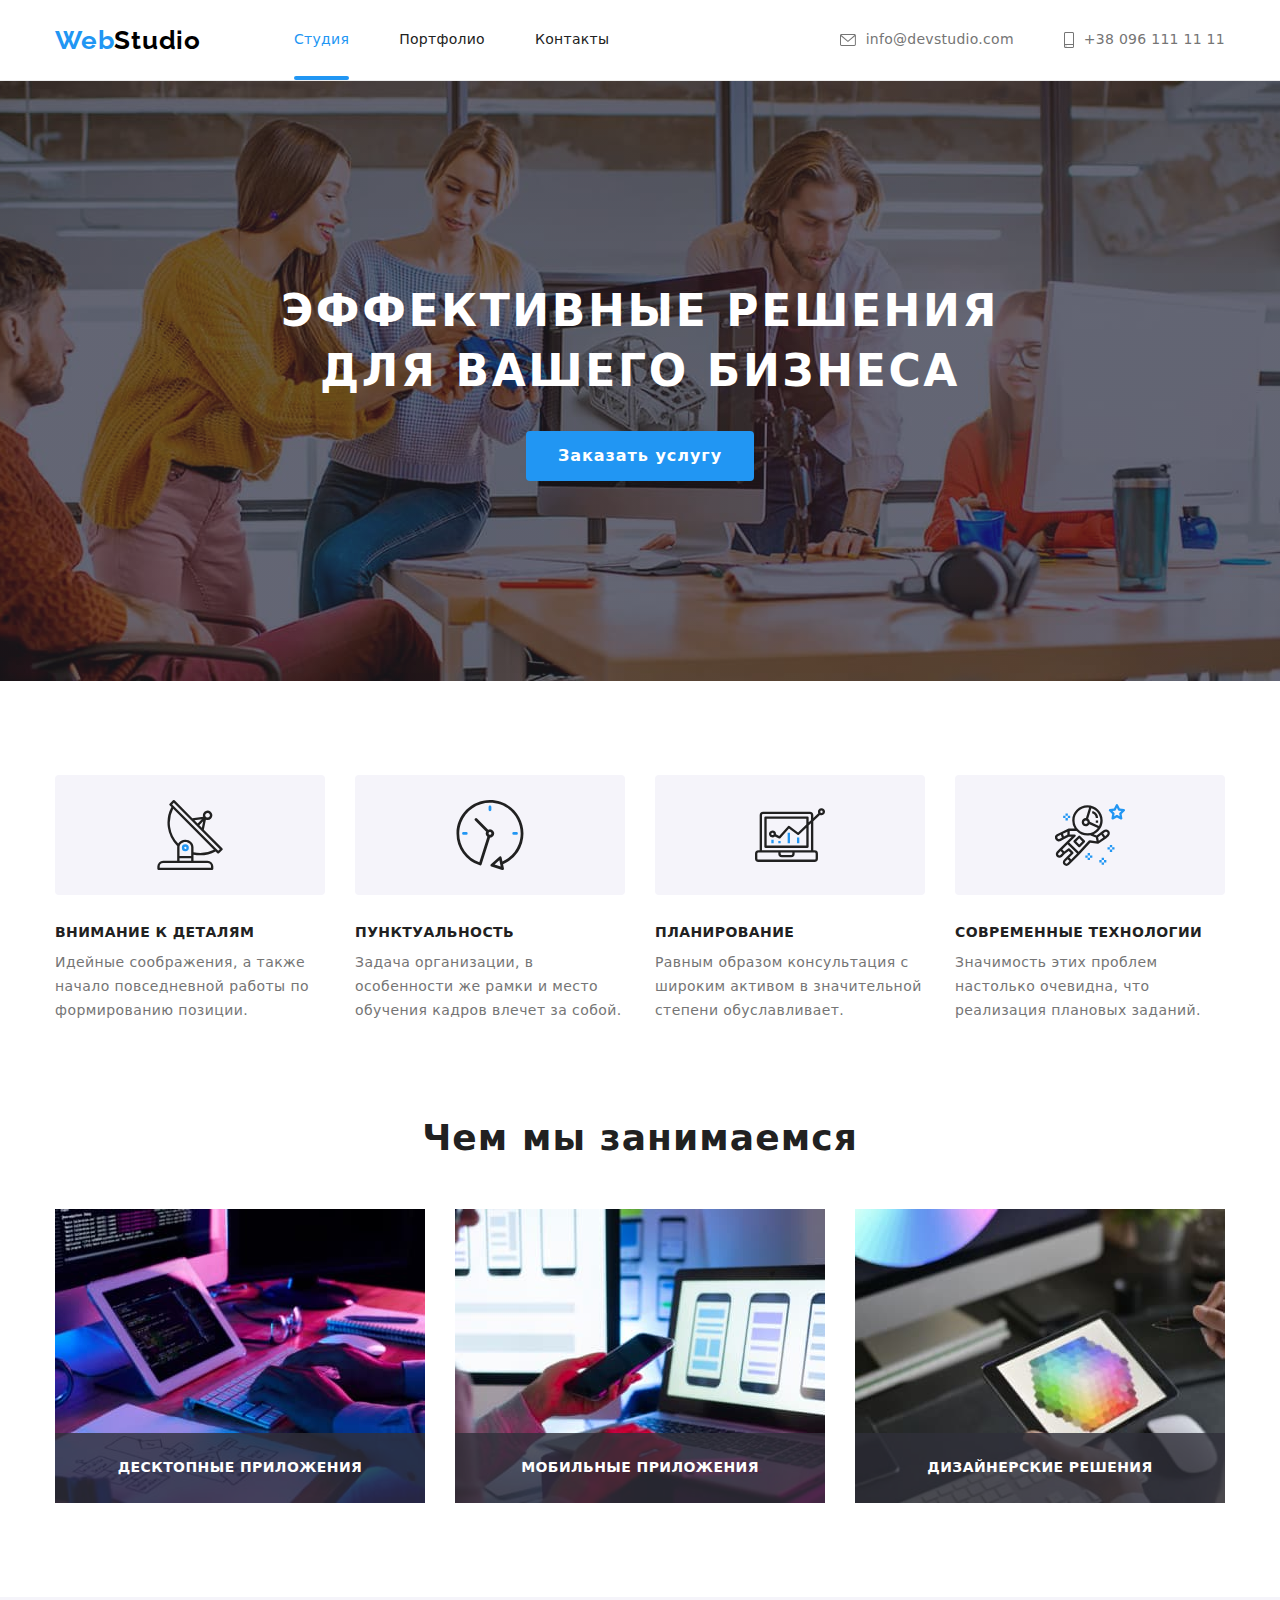
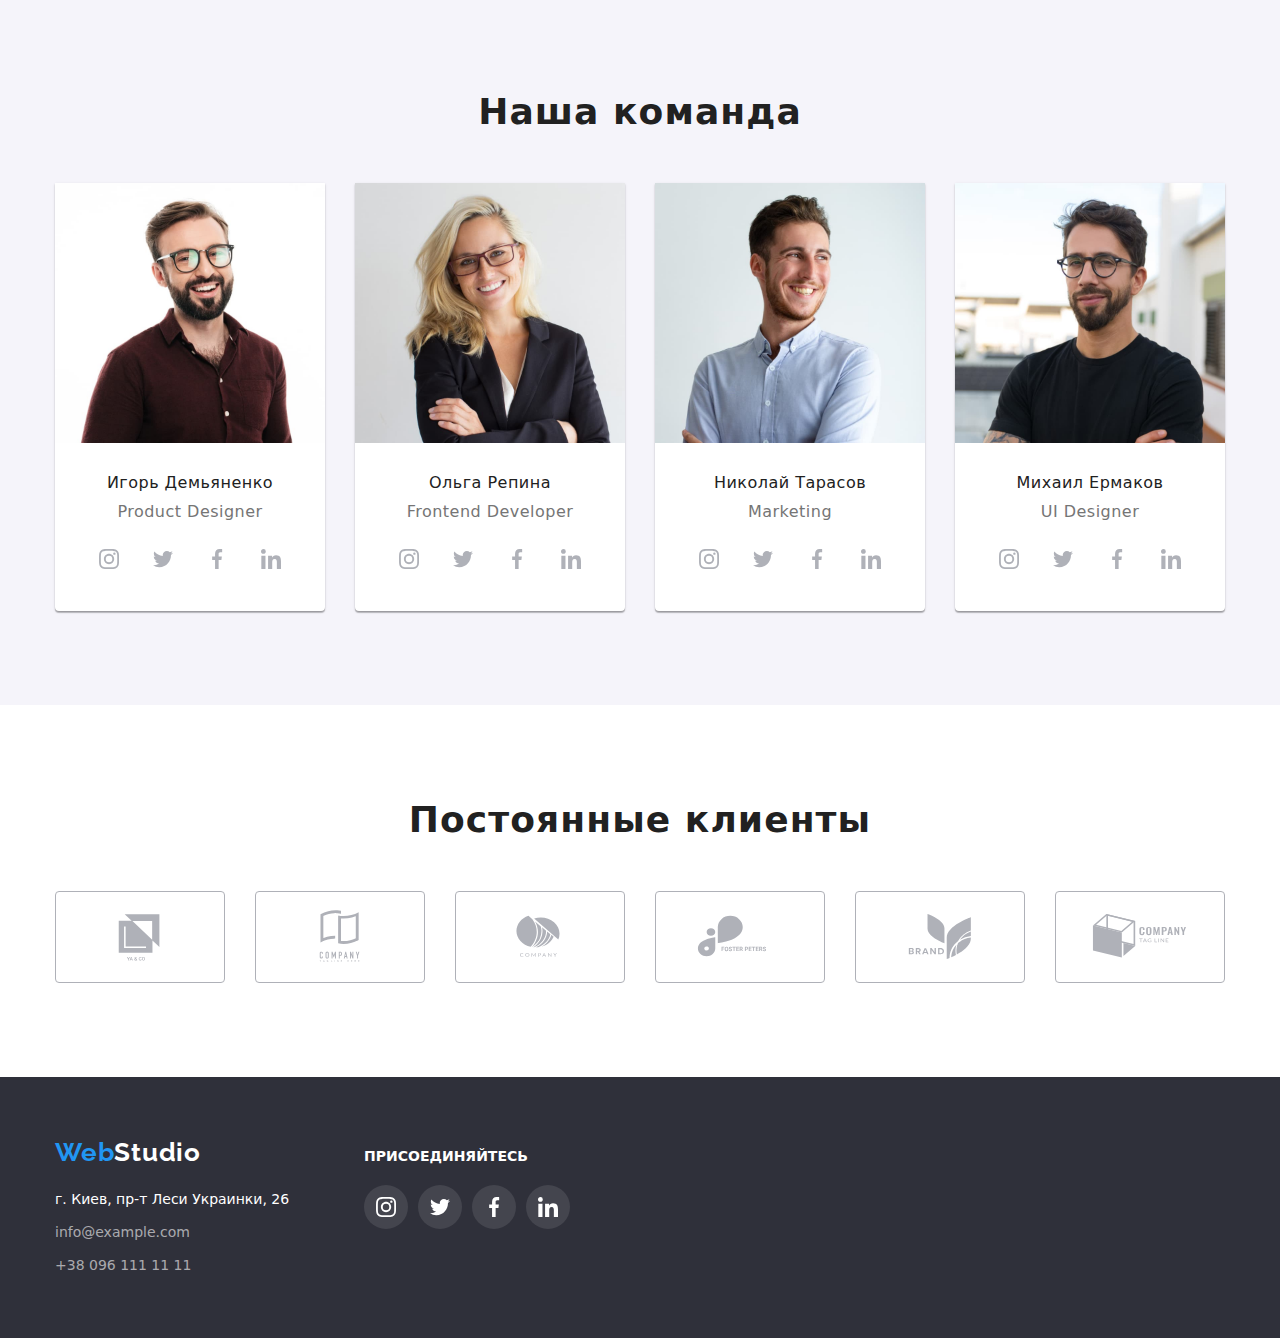
<file: index.html>
<!DOCTYPE html>
<html lang="ru">
<head>
    <meta charset="UTF-8">
    <meta http-equiv="X-UA-Compatible" content="IE=edge">
    <meta name="viewport" content="width=device-width, initial-scale=1.0">
    <link rel="preconnect" href="https://fonts.gstatic.com">
<link href="https://fonts.googleapis.com/css2?family=Raleway:wght@700&family=Roboto:wght@400;500;700;900&display=swap" rel="stylesheet">
<link rel="stylesheet" href="./css/style.css">
<link rel="stylesheet" href="https://cdnjs.cloudflare.com/ajax/libs/modern-normalize/1.0.0/modern-normalize.min.css">
    <title>Студия</title>
</head>
<body>
     <header>
        <div class="container navigation ">
       
                <nav>
                    <a href="#" aria-label="Страница WebStudio" class="logo"><span>Web</span>Studio</a>
                    <ul class="nav-items">
                        <li class="item current-page"><a href="#" class="current-page-link">Студия</a></li>
                        <li class="item"><a href="./portfolio.html">Портфолио</a></li>
                        <li class="item"><a href="#">Контакты</a></li>
                        
                    </ul>
                </nav>
                <ul class="header-contacts">
                    <li class="item-contacts"> 
                        <a class="icon-link-header" href="mailto:info@devstudio.com"> <svg class="icon-header email"> <use href="./images/icon.svg#icon-envelope"></use></svg> </a> 
                        <a class="contacts-link-header" href="mailto:info@devstudio.com">info@devstudio.com</a>
                    </li>
                    <li class="item-contacts">
                        <a class="icon-link-header" href="tel:+380961111111"> <svg class="icon-header phone"> <use href="./images/icon.svg#icon-smartphone"></use></svg> </a> 
                        <a class="contacts-link-header" href="tel:+380961111111" >+38 096 111 11 11</a></li>
                </ul>                   
        
        </div>
    </header>
   
    <main>
    
            <!-- HERO -->
            
     <section class="hero">
        <div class="container">
        <h1>Эффективные решения <br> для вашего бизнеса</h1>
        <button type="button" class="btn-serves-reserved" data-modal-open >Заказать услугу</button>
        </div>
    </section>
    
      <!-- /HERO -->

      <!-- FEATURES -->
    
        <section class="features">
            <div class="container">
        <h2 class="visually-hidden">features</h2>  
       
    <ul class="features-list">
            <li class="feauters-list-item">
                <div class="icon-feauters">
                <svg  width="70" height="70" >
                    <use href="./images/icon.svg#icon-antenna" ></use>    
                </svg>
            </div>
            <h3>Внимание к деталям</h3>
            <p>Идейные соображения, а также начало повседневной работы по формированию позиции.</p>
        </li>
        <li class="feauters-list-item">
            <div class="icon-feauters">
                <svg  width="70" height="70" >
                    <use href="./images/icon.svg#icon-clock" ></use>    
                </svg>
            </div>
            <h3>Пунктуальность</h3>
            <p>Задача организации, в особенности же рамки и место обучения кадров влечет за собой.</p>
        </li>
        <li class="feauters-list-item">
            <div class="icon-feauters">
                <svg  width="70" height="70" >
                    <use href="./images/icon.svg#icon-diagram" ></use>    
                </svg>
            </div>
            <h3>Планирование</h3>
            <p>Равным образом консультация с широким активом в значительной степени обуславливает.</p>
        </li>
        <li class="feauters-list-item">
            <div class="icon-feauters">
                <svg  width="70" height="70" >
                    <use href="./images/icon.svg#icon-astronaut" ></use>    
                </svg>
            </div>
            <h3>Современные технологии</h3>
            <p>Значимость этих проблем настолько очевидна, что реализация плановых заданий.</p>
        </li>
    </ul>
        </div>
        </section>
        
            <!-- /FEATURES -->

            <!-- WHAT DO WE DO -->
   
        <section class="what-we-do">
            <div class="container"> 
                <h2>Чем мы занимаемся</h2>
            <ul class="what-we-do-cases">
                <li class="do-image">
                    <img src="./images/box-1.jpg" alt="пишем код" width="370">
                    <h3>Десктопные приложения</h3>
                </li>
                <li class="do-image">
                    <img src="./images/box-2.jpg" alt="Разрабатываем приложения" width="370">
                    <h3>Мобильные приложения</h3>
                </li>
                <li class="do-image">
                    <img src="./images/box-3.jpg" alt="Оформляем красиво" width="370">
                    <h3>Дизайнерские решения</h3>
                </li>
            </ul>
            </div>
        </section>
    
     <!-- /WHAT DO WE DO -->

      <!-- OUR TEAM -->
  
           
    <section class="our-team-section">

    <div class="container">
        <h2>Наша команда</h2>
    
    <ul class="our-team-list">
        <li class="team-member">
            
            <img src="./images/img-1.jpg" alt="Игорь Демьяненко" width="270">
            <div class="wrapper-description">
                <h3>Игорь Демьяненко</h4>
                <p>Product Designer</p>
                <ul class="icon-social-links-wrapper">
                <li>
                <a href="#" class="social-link">
                <svg class="social-links-icon"  >
                    <use href="./images/icon.svg#icon-instagram" ></use>    
                </svg>
            </a>
                </li>
            <li>
            <a href="#" class="social-link">
                <svg class="social-links-icon"  >
                    <use href="./images/icon.svg#icon-twitter" ></use>    
                </svg>
            </a>
                </li>
            <li>
            <a href="#" class="social-link">
                <svg class="social-links-icon" >
                    <use href="./images/icon.svg#icon-facebook"></use>    
                </svg>
            </a>
                </li>
            <li>
            <a href="#" class="social-link">
                <svg class="social-links-icon" >
                    <use href="./images/icon.svg#icon-linkedin"></use>    
                </svg>
            </a>
             </li>
        </ul>
        </div>
        </li>
        <li class="team-member">
            <img src="./images/img-2.jpg" alt="Ольга Репина" width="270">
            <div class="wrapper-description">
                <h3>Ольга Репина</h4>
                <p>Frontend Developer</p>
                <ul class="icon-social-links-wrapper">
                    <li>
                    <a href="#" class="social-link">
                    <svg class="social-links-icon"  >
                        <use href="./images/icon.svg#icon-instagram" ></use>    
                    </svg>
                </a>
                    </li>
                <li>
                <a href="#" class="social-link">
                    <svg class="social-links-icon"  >
                        <use href="./images/icon.svg#icon-twitter" ></use>    
                    </svg>
                </a>
                    </li>
                <li>
                <a href="#" class="social-link">
                    <svg class="social-links-icon" >
                        <use href="./images/icon.svg#icon-facebook"></use>    
                    </svg>
                </a>
                    </li>
                <li>
                <a href="#" class="social-link">
                    <svg class="social-links-icon" >
                        <use href="./images/icon.svg#icon-linkedin"></use>    
                    </svg>
                </a>
                 </li>
            </ul>
            </div>
            
        </li>
        <li class="team-member">
            <img src="./images/img-3.jpg" alt="Николай Тарасов" width="270">
            <div class="wrapper-description">
                <h3>Николай Тарасов</h4>
                <p>Marketing</p>
                <ul class="icon-social-links-wrapper">
                    <li>
                    <a href="#" class="social-link">
                    <svg class="social-links-icon"  >
                        <use href="./images/icon.svg#icon-instagram" ></use>    
                    </svg>
                </a>
                    </li>
                <li>
                <a href="#" class="social-link">
                    <svg class="social-links-icon"  >
                        <use href="./images/icon.svg#icon-twitter" ></use>    
                    </svg>
                </a>
                    </li>
                <li>
                <a href="#" class="social-link">
                    <svg class="social-links-icon" >
                        <use href="./images/icon.svg#icon-facebook"></use>    
                    </svg>
                </a>
                    </li>
                <li>
                <a href="#" class="social-link">
                    <svg class="social-links-icon" >
                        <use href="./images/icon.svg#icon-linkedin"></use>    
                    </svg>
                </a>
                 </li>
            </ul>
            </div>
            
        </li>
        <li class="team-member">
            <img src="./images/img-4.jpg" alt="Михаил Ермаков" width="270">
            <div class="wrapper-description">
                <h3>Михаил Ермаков</h4>
                <p>UI Designer</p>
                <ul class="icon-social-links-wrapper">
                    <li>
                    <a href="#" class="social-link">
                    <svg class="social-links-icon"  >
                        <use href="./images/icon.svg#icon-instagram" ></use>    
                    </svg>
                </a>
                    </li>
                <li>
                <a href="#" class="social-link">
                    <svg class="social-links-icon"  >
                        <use href="./images/icon.svg#icon-twitter" ></use>    
                    </svg>
                </a>
                    </li>
                <li>
                <a href="#" class="social-link">
                    <svg class="social-links-icon" >
                        <use href="./images/icon.svg#icon-facebook"></use>    
                    </svg>
                </a>
                    </li>
                <li>
                <a href="#" class="social-link">
                    <svg class="social-links-icon" >
                        <use href="./images/icon.svg#icon-linkedin"></use>    
                    </svg>
                </a>
                 </li>
            </ul>
        </div>
        </li>
    </ul>
        </div>
    </section>
    
            <!-- /OUR TEAM -->      
    

            <!-- Regular customers-->
     
            <section class="regular-customers">
                <div class="container">
                <h2>Постоянные клиенты</h2>
               <ul class="regular-customers-list">
                   <li class="regular-client">
                       <a class="regular-client-link" href="#">
                           <svg class="client-logo">
                               <use href="./images/icon.svg#icon-logo"></use>
                           </svg>
                       </a>
                   </li>
                   <li class="regular-client">
                       <a class="regular-client-link"  href="#">
                           <svg class="client-logo">
                               <use href="./images/icon.svg#icon-logo-1"></use>
                           </svg>
                       </a>
                   </li>
                   <li class="regular-client">
                       <a class="regular-client-link" href="#">
                           <svg class="client-logo">
                               <use href="./images/icon.svg#icon-logo-2"></use>
                           </svg>
                       </a>
                   </li>
                   <li class="regular-client">
                       <a class="regular-client-link" href="#">
                           <svg class="client-logo">
                               <use href="./images/icon.svg#icon-logo-3"></use>
                           </svg>
                       </a>
                   </li>
                   <li class="regular-client">
                       <a class="regular-client-link" href="#">
                           <svg class="client-logo">
                               <use href="./images/icon.svg#icon-logo-4"></use>
                           </svg>
                       </a>
                   </li>
                   <li class="regular-client">
                       <a class="regular-client-link" href="#">
                           <svg class="client-logo">
                               <use href="./images/icon.svg#icon-logo-5"></use>
                           </svg>
                       </a>
                   </li>
               </ul>


                </div>
            </section>


            <!-- /Regular customers-->
        </main>
        
    
        <footer>
        <div class="container">
           <div class="wrapper-footer">
            <div> 
               <a href="#" aria-label="Страница WebStudio" class="logo">
                <span>Web</span><span>Studio</span></a>
    <address class="contacts">г. Киев, пр-т Леси Украинки, 26
        <a href="mailto:info@example.com">info@example.com</a>
        <a href="tel:+380961111111">+38 096 111 11 11</a>
    </address>
        </div>
        <div class="icon-social-links-footer">
        <h3>Присоединяйтесь</h3>
        <ul class="social-links-list-footer">
            <li class="social-link-icon-footer"><a href="#" class="social-link-footer">
                <svg class="social-links-icon"  >
                    <use href="./images/icon.svg#icon-instagram" ></use>    
                </svg>
            </a>
        </li>
            <li class="social-link-icon-footer">  <a href="#" class="social-link-footer">
                <svg class="social-links-icon"  >
                    <use href="./images/icon.svg#icon-twitter" ></use>    
                </svg>
            </a>
            </li>
            <li class="social-link-icon-footer"> <a href="#" class="social-link-footer">
                <svg class="social-links-icon" >
                    <use href="./images/icon.svg#icon-facebook"></use>    
                </svg>
            </a>
            </li>
            <li class="social-link-icon-footer"> <a href="#" class="social-link-footer">
                <svg class="social-links-icon" >
                    <use href="./images/icon.svg#icon-linkedin"></use>    
                </svg>
            </a>      
        </li>
        </ul>
                </div>
    </div>
        </footer>
    </div>
   
   <div class="backdrop is-hidden" data-modal>
       <div class="modal">
            <btn class="modal-closed" data-modal-close>
                <svg class="icon-closed-modal">
                    <use href="./images/icon-closed-btn.svg#icon-closed" ></use>
                </svg>
            </btn>
       </div>
   </div>
   <script src="./js/modal.js"></script>
</body>
</html>
</file>
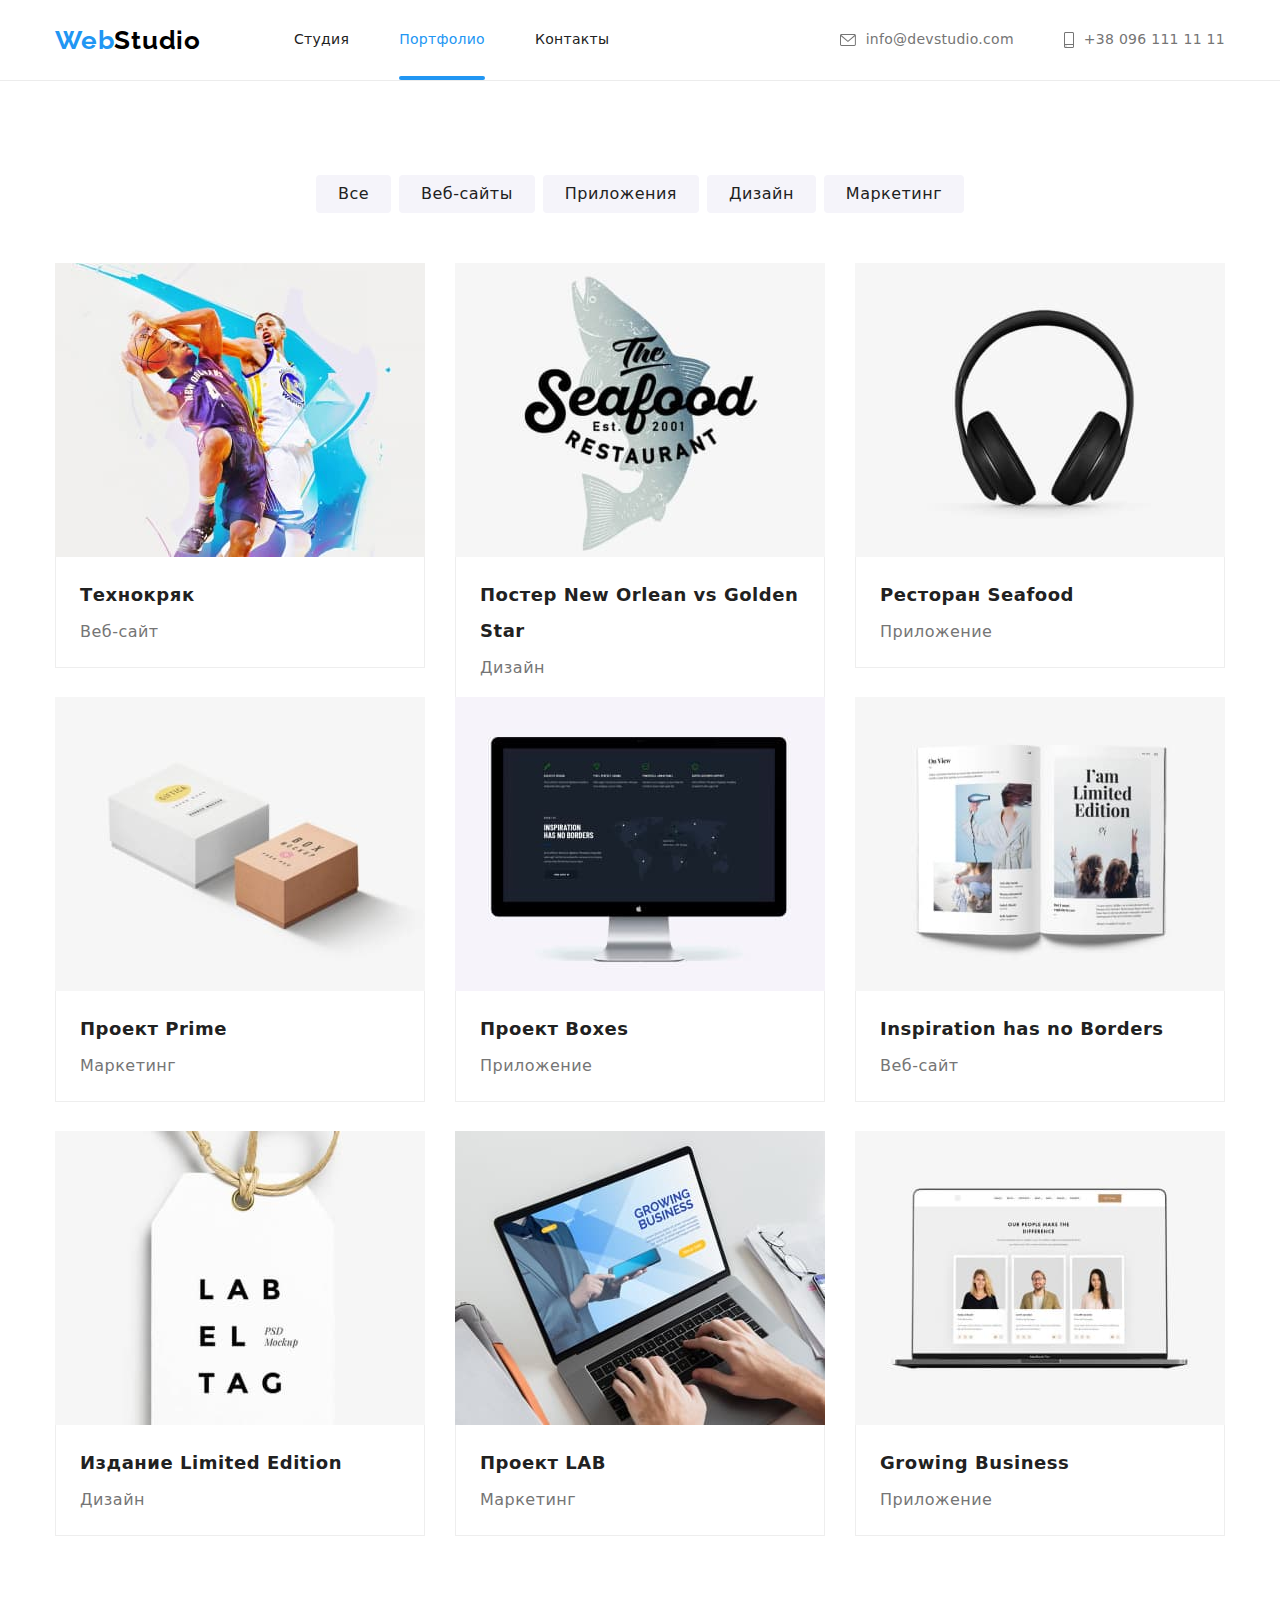
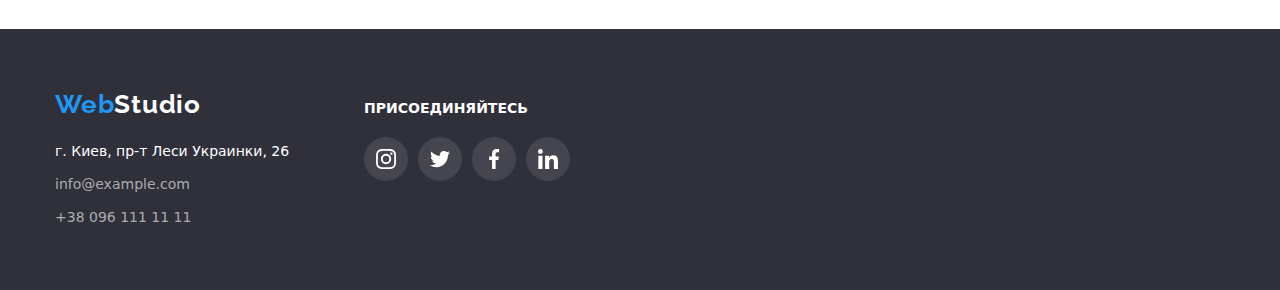
<file: portfolio.html>
<!DOCTYPE html>
<html lang="ru">
<head>
    <meta charset="UTF-8">
    <meta http-equiv="X-UA-Compatible" content="IE=edge">
    <meta name="viewport" content="width=device-width, initial-scale=1.0">
    <link rel="preconnect" href="https://fonts.gstatic.com">
<link href="https://fonts.googleapis.com/css2?family=Raleway:wght@700&family=Roboto:wght@400;500;700;900&display=swap" rel="stylesheet">
<link rel="stylesheet" href="./css/style.css">
<link rel="stylesheet" href="https://cdnjs.cloudflare.com/ajax/libs/modern-normalize/1.0.0/modern-normalize.min.css">
    <title>Портфолио</title>
</head>
<body>

    <header>
        <div class="container navigation ">
       
                <nav>
                    <a href="./index.html" aria-label="Страница WebStudio" class="logo"><span>Web</span>Studio</a>
                    <ul class="nav-items">
                        <li class="item"><a href="index.html" >Студия</a></li>
                        <li class="item current-page"><a href="#" class="current-page-link">Портфолио</a></li>
                        <li class="item"><a href="#">Контакты</a></li>
                        
                    </ul>
                </nav>
                <ul class="header-contacts">
                    <li class="item-contacts"> 
                        <a class="icon-link-header" href="mailto:info@devstudio.com"> <svg class="icon-header email"> <use href="./images/icon.svg#icon-envelope"></use></svg> </a> 
                        <a class="contacts-link-header" href="mailto:info@devstudio.com">info@devstudio.com</a>
                    </li>
                    <li class="item-contacts">
                        <a class="icon-link-header" href="tel:+380961111111"> <svg class="icon-header phone"> <use href="./images/icon.svg#icon-smartphone"></use></svg> </a> 
                        <a class="contacts-link-header" href="tel:+380961111111" >+38 096 111 11 11</a></li>
                </ul>                       
        
        </div>
    </header>
        
    <main>

        <section class="portfolio">
        <div class="container">
        <!-- Фильтр -->
        <ul class="btn-filters">
            <li> <button type="button" class="btn-filter">Все</button></li>              
            <li> <button type="button" class="btn-filter">Веб-сайты</button></li>
            <li> <button type="button" class="btn-filter">Приложения</button></li>            
            <li> <button type="button" class="btn-filter">Дизайн</button></li>
            <li> <button type="button" class="btn-filter">Маркетинг</button></li>
        </ul>
   
 


<!-- Карточки проектов -->

<h2 class="visually-hidden">Projects Cards</h2>

    <ul class="projecrts-cards-list">
   
  
    <li class="projects-cards">
            <a  href="#">
                <div class="description-img">
                <img class="img-list" src="./images/project-1.jpg" alt="Проект1" width="370">
                <p class="description-card-text">Технокряк это современная площадка распространения коронавируса. Компании используют эту платформу для цифрового шпионажа и атак на защищённые сервера конкурентов.</p>
                </div>
                <div class="description-card-wrapper">
                <h3>Технокряк</h3>
                <p>Веб-сайт</p>
            </div>
            </a>
        </li>
        <li class="projects-cards">
            <a  href="#">
                <div class="description-img">
                <img class="img-list" src="./images/project-2.jpg" alt="Проект2" width="370">
                <p class="description-card-text">Технокряк это современная площадка распространения коронавируса. Компании используют эту платформу для цифрового шпионажа и атак на защищённые сервера конкурентов.</p>
            </div>
                <div class="description-card-wrapper">
                <h3>Постер New Orlean vs Golden Star</h3>
                <p>Дизайн</p>
            </div>
            </a>
        </li>
        <li class="projects-cards">
            <a href="#">
                <div class="description-img">
                <img class="img-list" src="./images/project-3.jpg" alt="Проект3" width="370">
                <p class="description-card-text">Технокряк это современная площадка распространения коронавируса. Компании используют эту платформу для цифрового шпионажа и атак на защищённые сервера конкурентов.</p>
            </div>
                <div class="description-card-wrapper">
                <h3>Ресторан Seafood</h3>
                <p>Приложение</p>
            </div>
            </a>
        </li>
        <li class="projects-cards">
            <a href="#">
                <div class="description-img">
                <img class="img-list" src="./images/project-4.jpg" alt="Проект4" width="370">
                <p class="description-card-text">Технокряк это современная площадка распространения коронавируса. Компании используют эту платформу для цифрового шпионажа и атак на защищённые сервера конкурентов.</p>
            </div>
                <div class="description-card-wrapper">
                <h3>Проект Prime</h3>
                <p>Маркетинг</p>
            </div>
            </a>
        </li>
        <li class="projects-cards">
            <a href="#">
                <div class="description-img">
                <img class="img-list" src="./images/project-5.jpg" alt="Проект5" width="370">
                <p class="description-card-text">Технокряк это современная площадка распространения коронавируса. Компании используют эту платформу для цифрового шпионажа и атак на защищённые сервера конкурентов.</p>
            </div>
                <div class="description-card-wrapper">
                <h3>Проект Boxes</h3>
                <p>Приложение</p>
            </div>
            </a>
        </li>
        <li class="projects-cards">
            <a href="#">
                <div class="description-img">
                <img class="img-list" src="./images/project-6.jpg" alt="Проект6" width="370">
                <p class="description-card-text">Технокряк это современная площадка распространения коронавируса. Компании используют эту платформу для цифрового шпионажа и атак на защищённые сервера конкурентов.</p>
            </div>
                <div class="description-card-wrapper">
                <h3>Inspiration has no Borders</h3>
                <p>Веб-сайт</p>
            </div>
            </a>
        </li>
        <li class="projects-cards">
            <a href="#">
                <div class="description-img">
                <img class="img-list" src="./images/project-7.jpg" alt="Проект7" width="370">
                <p class="description-card-text">Технокряк это современная площадка распространения коронавируса. Компании используют эту платформу для цифрового шпионажа и атак на защищённые сервера конкурентов.</p>
            </div>
                <div class="description-card-wrapper">
                <h3>Издание Limited Edition</h3>
                <p>Дизайн</p>
            </div>
            </a>
        </li>
        <li class="projects-cards">
            <a href="#">
                <div class="description-img">
                <img class="img-list" src="./images/project-8.jpg" alt="Проект8" width="370">
                <p class="description-card-text">Технокряк это современная площадка распространения коронавируса. Компании используют эту платформу для цифрового шпионажа и атак на защищённые сервера конкурентов.</p>
            </div>
                <div class="description-card-wrapper">
                <h3>Проект LAB</h3>
                <p>Маркетинг</p>
            </div>
            </a>
        </li>
        <li class="projects-cards">
            <a href="#">
                <div class="description-img">
                <img class="img-list" src="./images/project-9.jpg" alt="Проект9" width="370">
                <p class="description-card-text">Технокряк это современная площадка распространения коронавируса. Компании используют эту платформу для цифрового шпионажа и атак на защищённые сервера конкурентов.</p>
            </div>
                <div class="description-card-wrapper">
                <h3>Growing Business</h3>
                <p>Приложение</p>
            </div>
            </a>
        </li>
    </ul>
</div>
</section>

    </main>

    <footer>
        <div class="container">
           <div class="wrapper-footer">
            <div> 
               <a href="./index.html" aria-label="Страница WebStudio" class="logo">
                <span>Web</span><span>Studio</span></a>
    <address class="contacts">г. Киев, пр-т Леси Украинки, 26
        <a href="mailto:info@example.com">info@example.com</a>
        <a href="tel:+380961111111">+38 096 111 11 11</a>
    </address>
        </div>
        <div class="icon-social-links-footer">
        <h3>Присоединяйтесь</h3>
        <ul class="social-links-list-footer">
            <li class="social-link-icon-footer"><a href="#" class="social-link-footer">
                <svg class="social-links-icon"  >
                    <use href="./images/icon.svg#icon-instagram" ></use>    
                </svg>
            </a>
        </li>
            <li class="social-link-icon-footer">  <a href="#" class="social-link-footer">
                <svg class="social-links-icon"  >
                    <use href="./images/icon.svg#icon-twitter" ></use>    
                </svg>
            </a>
            </li>
            <li class="social-link-icon-footer"> <a href="#" class="social-link-footer">
                <svg class="social-links-icon" >
                    <use href="./images/icon.svg#icon-facebook"></use>    
                </svg>
            </a>
            </li>
            <li class="social-link-icon-footer"> <a href="#" class="social-link-footer">
                <svg class="social-links-icon" >
                    <use href="./images/icon.svg#icon-linkedin"></use>    
                </svg>
            </a>      
        </li>
        </ul>
                </div>
    </div>
        </footer>
        
</div>

</body>
</html>
</file>
<file: css/style.css>
/* background: #FFFFFF;
color WEB, font header active, background btn: #2196F3;
color STUDIO, HERO, adress  #000000;
color font header still, h2,h3: #212121;
color tel.header, p: #757575;
color email, tel. footer: rgba(255, 255, 255, 0.6); */


/* Main */

:root {
    --background-color: #ffffff;
    --background-secondary: #2F303A;
    --background-hero: rgba(47, 48, 58, 0.4);
    --background-what-we-do: rgba(47, 48, 58, 0.8);
    --bg-hero: #C4C4C4;
    --bg-icon-footer:rgba(255, 255, 255, 0.1);
    --fill: #2196F3;
    --background-fill: rgba(33, 150, 243, 0.9);
    --bottom-line-header: #ECECEC;
    --main-text:#757575;
    --spacial-text: #000000;
    --text-h:  #212121;
    --background-btn-still: #F5F4FA;
    --icon-still: #AFB1B8;
    --boarder-cards: #EEEEEE;
    --backdrop:rgba(0, 0, 0, 0.2);
    
}
html {
   
    box-sizing: border-box;
}

h1,
h2,
h3,
h4,
h5,
h6,
p,
ul {
    margin: 0;
    padding: 0;
}

/* a:focus {
    outline: 1px dashed var(--bottom-line-header); */
}

body {
    margin: 0 auto;
    /* padding-top: 80px; */

    font-family: 'Roboto', sans-serif;
    font-weight: 400;
    font-style: normal;
    letter-spacing: 0.03em;
    font-size: 14px;
    line-height: 1.71;
    color: var(--main-text);
    background-color: var(--background-color);
}

.container {
    width: 1200px;
    padding-left: 15px;
    padding-right: 15px;
    margin: 0 auto;
        
}
a {
    font-family: inherit;
    text-decoration: none;
    color: var(--main-text);

    transition-property: color;
    transition-duration: 250ms;
    transition-timing-function: cubic-bezier(0.4, 0, 0.2, 1); 
}
 
button {
    cursor: pointer;

    transition-property: color,background-color, box-shadow ;
    transition-duration: 250ms;
    transition-timing-function: cubic-bezier(0.4, 0, 0.2, 1); 

}

a:hover,
a:focus {
    
    color: var(--fill);
}

li {
    list-style-type: none;
}

.visually-hidden {
    position: absolute;
    width: 1px;
    height: 1px;
    margin: -1px;
    border: 0;
    padding: 0;
    
    white-space: nowrap;
    clip-path: inset(100%);
    clip: rect(0 0 0 0);
    overflow: hidden;
  }

  h2 {

    text-align: center;
    font-weight: 700;
    font-size: 36px;
    line-height: 1.17;
    letter-spacing: 0.03em;
    
    color: var(--text-h);
  }

  .backdrop {
      position: fixed;
      top: 0;
      left: 0;
      width: 100%;
      height: 100%;

      background-color: var(--backdrop);
      opacity: 1;
      transition:  opacity 250ms cubic-bezier(0.4, 0, 0.2, 1);
        
  }

.backdrop.is-hidden {
     opacity: 0;
     pointer-events: none;
    
    
}
.modal {
      
    position: absolute;
    top: 50%;
    left: 50%;
    transform: translate(-50%,-50%) scale(1);
    
    width: 528px;
    height: 581px;
    
    background-color: var(--background-color);
    box-shadow: 0px 1px 3px rgba(0, 0, 0, 0.12), 0px 1px 1px rgba(0, 0, 0, 0.14), 0px 2px 1px rgba(0, 0, 0, 0.2);
    border-radius: 4px;
    opacity: 1;
   
    transition: transform 250ms cubic-bezier(0.4, 0, 0.2, 1),
    opacity 250ms cubic-bezier(0.4, 0, 0.2, 1);
}

.backdrop.is-hidden .modal {

    transform: translate(-50%,-50%) scale(0);
    opacity: 0;
 }

.modal-closed {
    position: absolute;
    right: 8px;
    top: 8px;
    display: flex;
    justify-content: center;
    align-items: center;
    width: 30px;
    height: 30px;
    border-radius: 50%;
    
    background-color: var(--background-color);
    border: 1px solid rgba(0, 0, 0, 0.1); 
}
.icon-closed-modal {  

    height: 11px;
    width: 11px;
             
}
.modal-closed:hover use{
    fill: var(--fill);
}


   
/* Logo */

a.logo {
    font-family: 'Raleway', sans-serif ;
    font-weight: 700;
    font-size: 26px;
    line-height: 1.19;
    letter-spacing: 0.03em;

    color: var(--spacial-text);
    margin-right: 93px;
}

.logo span {

    color: var(--fill);
}

/* Header */

header {
    /* position: fixed;
    width: 100%;
    min-height: 80px;
    top: 0;
    left: 0;
    z-index: 2; */

    border-bottom: 1px solid;    
    border-color: var(--bottom-line-header);
    /* background-color: var(--background-color); */
}

.navigation {
    
    display: flex;
    align-items: center;
}
   
nav {
    display: flex;
    align-items: center;
    
}
.nav-items .item:not(:last-child) {

    margin-right: 50px;
}

.nav-items  {
    display: flex;
}

.item {
    height: 100%;
}
.nav-items a {
    display: block;
    height: 100%;
    padding-top: 32px;
    padding-bottom: 32px;

    color: var(--text-h);
  
}

.item:hover a {

    color: var(--fill);

}

.nav-items .item .current-page-link {
    
    color: var(--fill);
}

.item.current-page {

    position: relative;
}

.current-page-link::after {
    content: '';
    display: block;
    width: 100%;
    height: 4px;

    position: absolute;
    bottom: 0;
    left: 0;

    background: var(--fill);
    border-radius: 2px;
}

.icon-header {

    margin-right: 10px;
    fill: var(--main-text);
    transition-property:  fill;
    transition-duration: 250ms;
    transition-timing-function: cubic-bezier(0.4, 0, 0.2, 1); 
}
.item-contacts .email{
   
    width: 16px;
    height: 12px;
   
}

.item-contacts .phone {

    width: 10px;
    height: 16px;
}

.item-contacts:hover .icon-header {

    fill:var(--fill);
}

.icon-link-header:focus .icon-header {

    fill:var(--fill);
}

.icon-link-header {
    display: flex;
    justify-content: center;
    align-items: center;
}

.item-contacts:hover .contacts-link-header {

    color: var(--fill);
}

.item-contacts:focus .contacts-link-header {

    color: var(--fill);
}
.icon-link-header:hover .contacts-link-header {
  
    color: var(--fill);
}

.header-contacts {
    display: flex;
    margin-left: auto;
    justify-content: center;
    align-items: center;
} 


.header-contacts {
    font-weight: 500;
    font-size: 14px;
    line-height: 1.14;
    letter-spacing: 0.02em;

    color: var(--main-text);
}

.header-contacts .item-contacts + .item-contacts{

    margin-left: 50px;
}

nav .nav-items .item {
    
    font-weight: 500;
    font-size: 14px;
    letter-spacing: 0.02em;
    line-height: 1.14;
   
}

.item-contacts {
    display: flex;
    justify-content: center;
    align-items: center;
 }

 
/* Hero */

.hero {
    max-width: 1600px;
    min-height: 600px;
    margin: 0 auto;
    
    
    background-image: linear-gradient(to right, 
    var(--background-hero), 
    var(--background-hero)), 
    url(../images/img-hero.jpg);
    background-repeat: no-repeat;
    background-position: center;
    background-size: cover;
    background-color: var(--bg-hero);
    text-align: center;
    padding: 200px 0;;
    
}
.hero h1{
    margin-bottom: 30px;
    font-size: 44px;
    line-height: 1.36;
    text-align: center;
    letter-spacing: 0.06em;
    text-transform: uppercase;

    color: var(--background-color);
}



.btn-serves-reserved {
    padding: 10px 32px;
    min-height: 50px;
    min-width: 200px;
    border: 0 solid;
    border-radius: 4px;

    font-family: inherit;
    font-weight: 700;
    font-size: 16px;
    line-height: 1.87;
    align-items: center;
    text-align: center;
    letter-spacing: 0.06em;
   
    color: var(--background-color);
    background-color: var(--fill);

} 

/* Features */

.features {
    
    padding-bottom: 94px;
    padding-top: 94px;
    
}
 .features-list {

    display: flex;
 }


.features-list h3 {
    margin-bottom: 10px;
    font-weight: 700;
    font-size: 14px;
    line-height: 1.14;
    letter-spacing: 0.03em;
    text-transform: uppercase;

    color: var(--text-h);
}

.feauters-list-item {
    width: 270px;
}       
.feauters-list-item:not(:last-child) {
    
    margin-right: 30px;
}

.features-list p {

    font-weight: normal;
    font-size: 14px;
    line-height: 1.71;
    letter-spacing: 0.03em;

    color: var(--main-text);
}

.feauters-list-item .icon-feauters {
    display: flex;
    justify-content: center;
    align-items: center;
    width: 270px;
    height: 120px;
    margin-bottom: 30px;
    background-color: var(--background-btn-still);
    border-radius: 4px;
}

/* WHAT DO WE DO */

.what-we-do {
    
    padding-bottom: 94px;
    
}

img {
    display: block;
}




.what-we-do h2 {
    margin-bottom: 50px;

}

.what-we-do-cases {
    display: flex;
    justify-content: center;
}

.do-image + .do-image {
    
    margin-left: 30px;
}

.do-image {
    position: relative;
    
}

.do-image h3 {
    display: block;
    padding-top: 27px;
    padding-bottom: 27px;
    width: 370px;
    position: absolute;
    left: 0;
    bottom: 0;

    font-style: normal;
    font-weight: 700;
    font-size: 14px;
    line-height: 1.14;
    text-align: center;
    letter-spacing: 0.03em;
    text-transform: uppercase;
    color: var(--background-color);
    background-color: var(--background-what-we-do);
}
/* OUR TEAM  */

.our-team-section {
    padding-top: 94px;
    padding-bottom: 94px;
    background-color: var(--background-btn-still);
}

.our-team-section h2 {

    margin-bottom: 50px;
    
}

.our-team-list {

    display: flex;
    justify-content: center;
}

.team-member + .team-member {

    margin-left: 30px;
    
}

.wrapper-description {

    padding-top: 30px;
    padding-bottom: 30px;
    text-align: center;
}

.our-team-list h3 {

    display: block;
    margin-bottom: 10px;

    font-weight: 500;
    font-size: 16px;
    line-height: 1.19;
    letter-spacing: 0.03em;

    color: var(--text-h);
}

.our-team-list p {

    display: block;
   
    font-weight: normal;
    font-size: 16px;
    line-height: 1.19;
    letter-spacing: 0.03em;

    color: var(--main-text);
}

.team-member {
    width: 270px;
    text-align: center;
    background-color: var(--background-color);
    border-radius: 0px 0px 4px 4px;
    box-shadow: 0px 1px 3px rgba(0, 0, 0, 0.12), 0px 1px 1px rgba(0, 0, 0, 0.14), 0px 2px 1px rgba(0, 0, 0, 0.2);
}

.icon-social-links-wrapper {

    display: flex;
    align-items: center;
    justify-content: space-between;
    margin-top: 16px;
    padding-left: 32px;
    padding-right: 32px;
}

.social-link {
    width: 44px;
    height: 44px;
    display: flex;
    justify-content: center;
    align-items: center;
    border-radius: 50%;
    transition-property:  background-color;
    transition-duration: 250ms;
    transition-timing-function: cubic-bezier(0.4, 0, 0.2, 1); 

           
}

.social-links-icon {

    width: 20px;
    height: 20px;
    fill: var(--icon-still);
    transition-property:  fill;
    transition-duration: 250ms;
    transition-timing-function: cubic-bezier(0.4, 0, 0.2, 1); 

}

.social-link:hover,
.social-link:focus {
    background-color: var(--fill) ;
        
}
.social-link:hover .social-links-icon {

    fill: var(--background-color);
}

.social-link:focus .social-links-icon {

    fill: var(--background-color);
}

/* Regular customers */

.regular-customers{

    padding-top: 94px;
    padding-bottom: 94px;
}
.regular-customers h2 {

    margin-bottom: 50px;
           
}

.regular-customers-list {

    display: flex;
    justify-content: center;
    align-items: center;
}

.regular-client {

    width: 170px;
    height: 92px;
    
}

.regular-client + .regular-client {

    margin-left: 30px;
}

.regular-client-link {

    display: flex;
    justify-content: center;
    align-items: center;
    width: 170px;
    height: 92px;
    border: 1px solid var(--icon-still);
    box-sizing: border-box;
    border-radius: 4px;

    transition-property:  border-color;
    transition-duration: 250ms;
    transition-timing-function: cubic-bezier(0.4, 0, 0.2, 1); 

}
.client-logo {
    
    width: 106px;
    height: 60px;
    fill: var(--icon-still);
    transition-property:  fill;
    transition-duration: 250ms;
    transition-timing-function: cubic-bezier(0.4, 0, 0.2, 1);
}
.regular-client-link:hover .client-logo  {

    fill: var(--fill);
  
}

.regular-client-link:focus .client-logo  {

    fill: var(--fill);
  
}

.regular-client-link:hover,
.regular-client-link:focus {

     border: 1px solid var(--fill);

}
/* Footer */

footer {
    display: flex;
    background-color: var(--background-secondary);
}

.wrapper-footer {

    display: flex;
    padding-top: 60px;
    padding-bottom: 60px;
    align-items: baseline;
}
address {
    margin-top: 20px;
    font-style: normal;
    font-size: 14px;
    line-height: 1.71;

    color: var(--background-color);
}
.logo span:nth-child(2) {

    color: var(--background-color);
}

.contacts a {
    display: block;
    margin-top: 9px;

    color: rgba(255, 255, 255, 0.6);
   
}

.icon-social-links-footer h3{

    margin-bottom: 20px;

    font-weight: 700;
    font-size: 14px;
    line-height: 1.14;
    text-transform: uppercase;
    color: var(--background-color);
}

.icon-social-links-footer {
    
        margin-left: 70px;
}

.social-links-list-footer {

    display: flex;
    flex-wrap: nowrap;
}
.social-link-footer {

    display: flex;
    justify-content: center;
    align-items: center;
    width: 44px;
    height: 44px;
    border-radius: 50%;
    background: var(--bg-icon-footer);
    transition-property:  background-color;
    transition-duration: 250ms;
    transition-timing-function: cubic-bezier(0.4, 0, 0.2, 1);
}

.social-link-footer svg {

    fill: var(--background-color);
}
.social-link-icon-footer  + .social-link-icon-footer {

    padding-left: 10px;
}

.social-link-icon-footer:hover .social-link-footer {

    background-color: var(--fill);
}

.social-link-footer:focus {

    background-color: var(--fill);
}
/* Portfolio */

.portfolio {
    
    padding-top: 94px;
    padding-bottom: 94px;
}

.btn-filters {

    display: flex;
    margin-bottom: 50px;
    justify-content: center;
}

.btn-filters li+li {
    margin-left: 8px;
}

.btn-filter {
    
    
    padding: 6px 22px;
    min-width: 128px;
    min-width: 38px;

    border: 0px;
    border-radius: 4px;
    

    font-family: inherit;
    font-weight: 500;
    font-size: 16px;
    line-height: 1.62;
    text-align: center;
    letter-spacing: 0.03em;

    color: var(--text-h);
    background-color: var(--background-btn-still);

    transition-property:  color, background-color, box-shadow;
    transition-duration: 250ms;
    transition-timing-function: cubic-bezier(0.4, 0, 0.2, 1);
}


.btn-filter:hover,
.btn-filter:focus {
    
    color: var(--background-color);
    background-color: var(--fill);
    box-shadow: 0px 3px 1px rgba(0, 0, 0, 0.1), 0px 1px 2px rgba(0, 0, 0, 0.08), 0px 2px 2px rgba(0, 0, 0, 0.12);
}

.projecrts-cards-list h3 {

    margin-bottom: 4px;

    font-weight: 700;
    font-size: 18px;
    line-height: 2;
    letter-spacing: 0.03em;

    color: var(--text-h);
}

.projecrts-cards-list p {
    
    font-weight: 400;
    font-size: 16px;
    line-height: 1.87;
    letter-spacing: 0.03em;
    
    color: var(--main-text);
}

.projecrts-cards-list {
    margin: -15px;
    display: flex;
    flex-wrap: wrap;
    justify-content: center;
}

.projecrts-cards-list .projects-cards {
    margin: 15px;
    width: 370px;
    height: 404px;

    transition-property:  box-shadow;
    transition-duration: 250ms;
    transition-timing-function: cubic-bezier(0.4, 0, 0.2, 1);   
    
}

.projects-cards:hover,
.projects-cards:focus {

    box-shadow: 0px 1px 1px rgba(0, 0, 0, 0.12), 0px 4px 4px rgba(0, 0, 0, 0.06), 1px 4px 6px rgba(0, 0, 0, 0.16);
}


.description-card-wrapper {
    
    padding: 20px 24px;
    border-left: 1px solid var(--boarder-cards);
    border-right: 1px solid var(--boarder-cards);
    border-bottom: 1px solid var(--boarder-cards);
}

.description-img {
    position: relative;
    overflow: hidden;
    
}
.description-img p {
    position: absolute;
    display: flex;
    justify-content: center;
    align-items: center;
    left: 0;
    top: 0;
    padding: 63px 24px;
    width: 100%;
    height: 100%;
    transform: translateY(100%);

    font-size: 18px;
    line-height: 1.56;
    letter-spacing: 0.03em;
    color: var(--background-color);
    background-color: var(--background-fill);
    opacity: 0;
    
    transition: transform 500ms cubic-bezier(0.4, 0, 0.2, 1), opacity 500ms cubic-bezier(0.4, 0, 0.2, 1);
}

.projects-cards:hover .description-card-text {

    transform: translateY(0%);
    opacity: 1;
}
</file>
